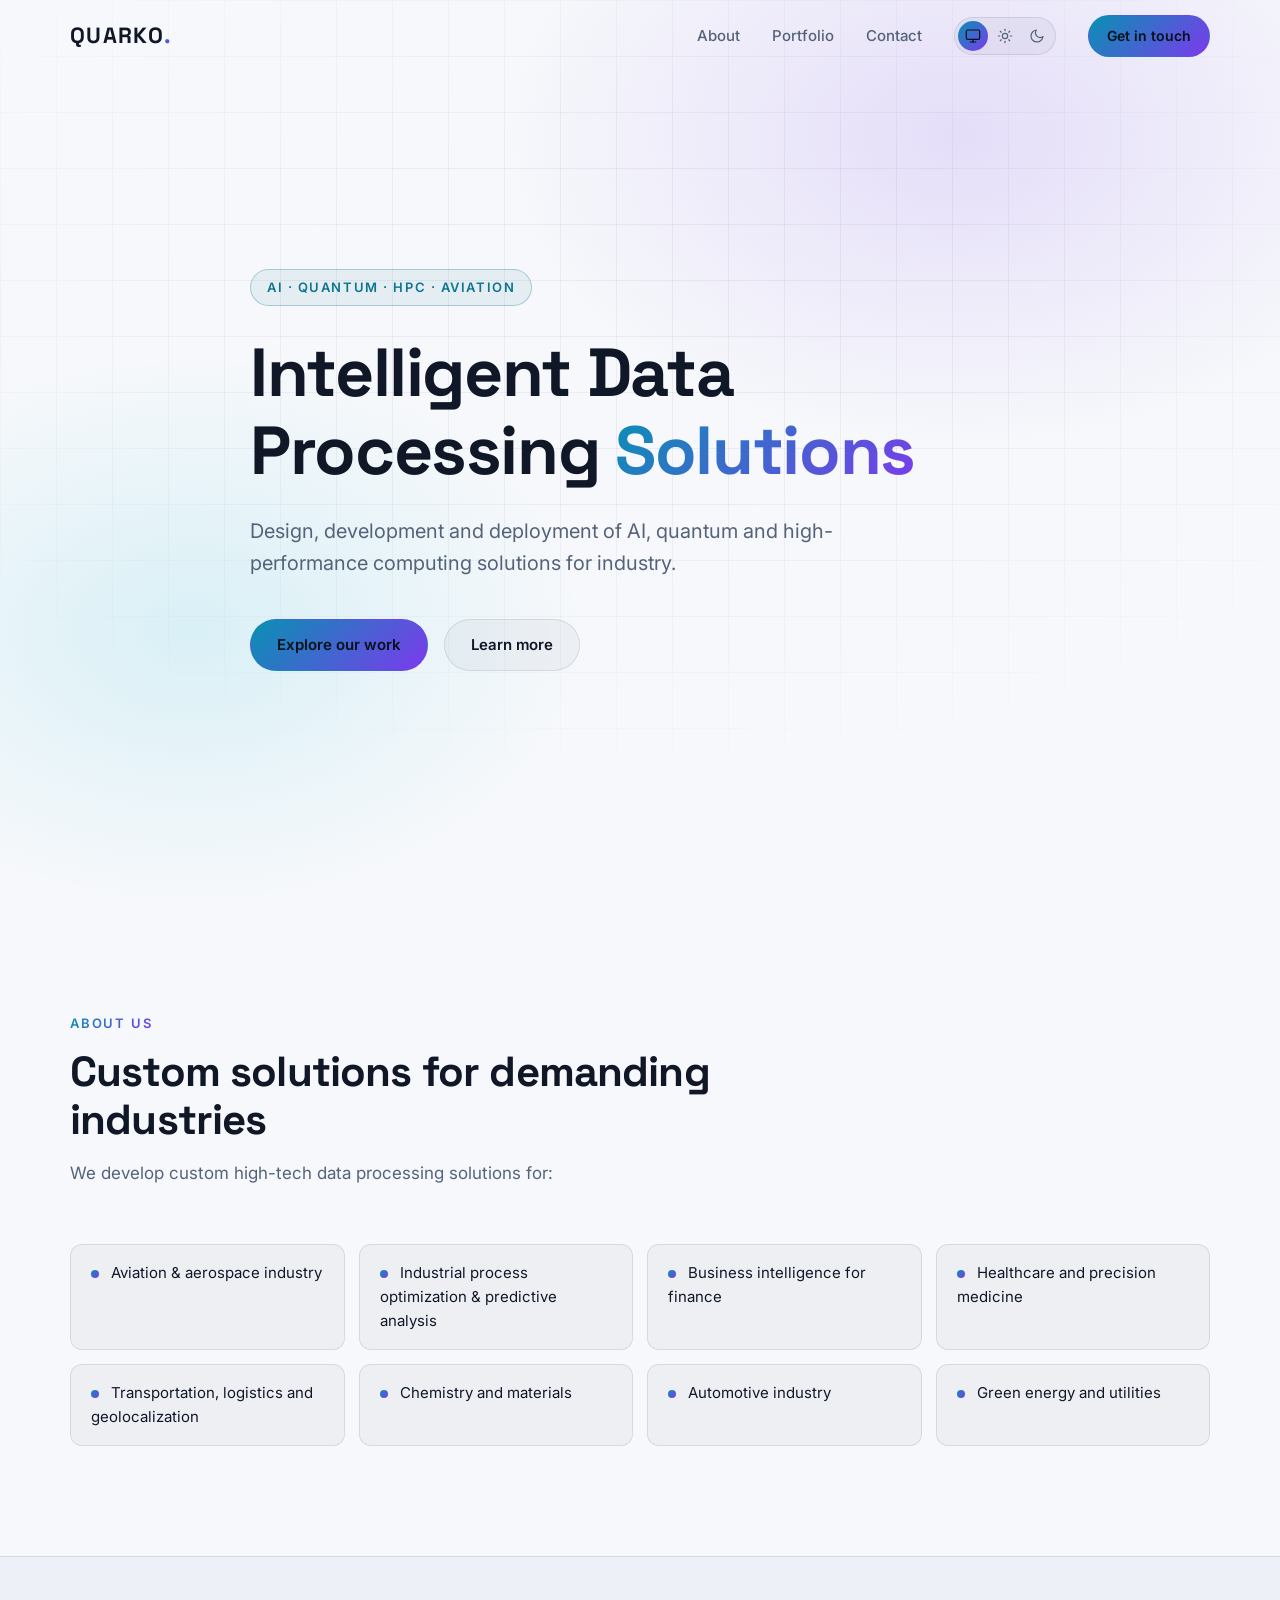
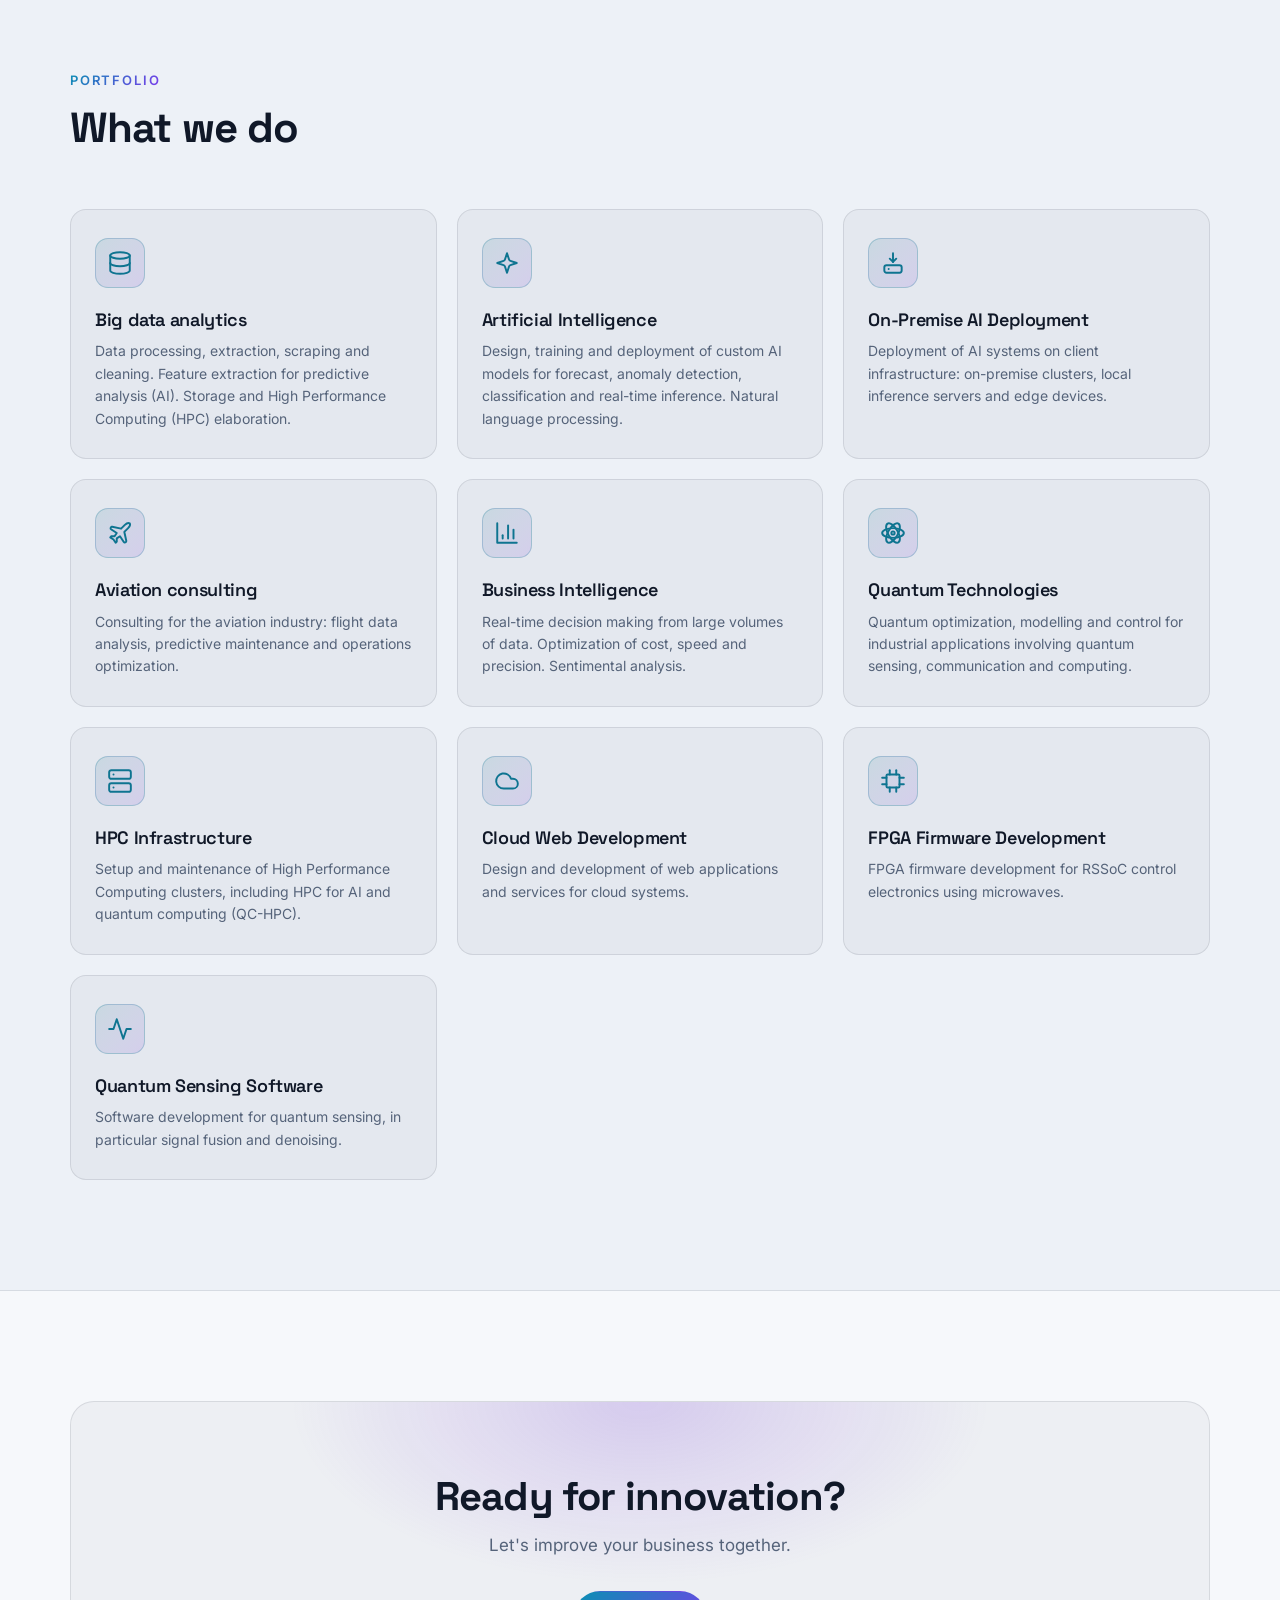
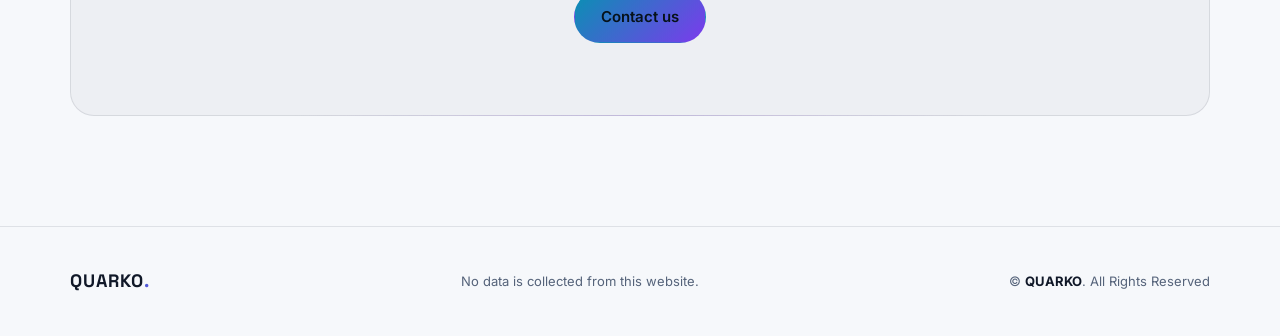
<file: index.html>
<!DOCTYPE html>
<html lang="en">

<head>
  <meta charset="utf-8">
  <meta content="width=device-width, initial-scale=1.0" name="viewport">

  <title>QUARKO — Intelligent Data Processing Solutions</title>
  <meta content="Design, development and deployment of AI, quantum and high-performance computing solutions for industry."
    name="description">
  <meta content="AI, quantum, HPC, data processing, QUARKO" name="keywords">

  <link href="assets/img/favicon.svg" rel="icon" type="image/svg+xml">
  <link href="assets/img/favicon.png" rel="icon">
  <link href="assets/img/apple-touch-icon.png" rel="apple-touch-icon">

  <meta content="QUARKO — Intelligent Data Processing Solutions" property="og:title">
  <meta content="Design, development and deployment of AI, quantum and high-performance computing solutions for industry."
    property="og:description">
  <meta content="website" property="og:type">
  <meta content="https://quarko.tech/" property="og:url">
  <meta content="QUARKO" property="og:site_name">

  <link href="https://fonts.googleapis.com" rel="preconnect">
  <link href="https://fonts.gstatic.com" crossorigin rel="preconnect">
  <link href="https://fonts.googleapis.com/css2?family=Inter:wght@400;500;600;700&family=Space+Grotesk:wght@500;600;700&display=swap"
    rel="stylesheet">

  <script>
    // Apply saved theme before first paint to avoid a flash
    (function () {
      var root = document.documentElement;
      var pref = "system";
      try {
        var stored = localStorage.getItem("quarko-theme");
        if (stored === "light" || stored === "dark") pref = stored;
      } catch (e) {}
      root.dataset.themePref = pref;
      var mq = window.matchMedia("(prefers-color-scheme: light)");
      function apply() {
        root.dataset.theme = pref === "system" ? (mq.matches ? "light" : "dark") : pref;
      }
      apply();
      mq.addEventListener("change", function () {
        if (root.dataset.themePref === "system") apply();
      });
    })();
  </script>

  <link href="assets/css/style.css" rel="stylesheet">

  <script type="application/ld+json">
  {
    "@context": "https://schema.org",
    "@type": "Organization",
    "name": "QUARKO",
    "url": "https://quarko.tech",
    "email": "support@quarko.tech",
    "description": "Design, development and deployment of AI, quantum and high-performance computing solutions for industry."
  }
  </script>
</head>

<body>

  <a class="skip-link" href="#top">Skip to content</a>

  <header class="nav" id="nav">
    <div class="container nav-inner">
      <a class="logo" href="#top">QUARKO<span class="logo-dot">.</span></a>
      <nav class="nav-links" id="nav-links">
        <a href="#about">About</a>
        <a href="#portfolio">Portfolio</a>
        <a href="#contact">Contact</a>
        <div class="theme-switch" role="group" aria-label="Theme mode">
          <button type="button" data-theme-pref="system" aria-pressed="true" title="Sync with system" aria-label="Sync with system">
            <svg viewBox="0 0 24 24" fill="none" stroke="currentColor" stroke-width="1.8" stroke-linecap="round" stroke-linejoin="round" aria-hidden="true">
              <rect x="2" y="3" width="20" height="14" rx="2"></rect>
              <path d="M8 21h8"></path>
              <path d="M12 17v4"></path>
            </svg>
          </button>
          <button type="button" data-theme-pref="light" aria-pressed="false" title="Light" aria-label="Light">
            <svg viewBox="0 0 24 24" fill="none" stroke="currentColor" stroke-width="1.8" stroke-linecap="round" stroke-linejoin="round" aria-hidden="true">
              <circle cx="12" cy="12" r="4"></circle>
              <path d="M12 2v2"></path>
              <path d="M12 20v2"></path>
              <path d="m4.93 4.93 1.41 1.41"></path>
              <path d="m17.66 17.66 1.41 1.41"></path>
              <path d="M2 12h2"></path>
              <path d="M20 12h2"></path>
              <path d="m6.34 17.66-1.41 1.41"></path>
              <path d="m19.07 4.93-1.41 1.41"></path>
            </svg>
          </button>
          <button type="button" data-theme-pref="dark" aria-pressed="false" title="Dark" aria-label="Dark">
            <svg viewBox="0 0 24 24" fill="none" stroke="currentColor" stroke-width="1.8" stroke-linecap="round" stroke-linejoin="round" aria-hidden="true">
              <path d="M21 12.79A9 9 0 1 1 11.21 3 7 7 0 0 0 21 12.79Z"></path>
            </svg>
          </button>
        </div>
        <a class="btn btn-primary btn-sm" href="mailto:support@quarko.tech">Get in touch</a>
      </nav>
      <button class="nav-toggle" id="nav-toggle" aria-label="Toggle menu" aria-expanded="false">
        <span></span><span></span><span></span>
      </button>
    </div>
  </header>

  <main id="top">

    <section class="hero">
      <div class="hero-bg" aria-hidden="true"></div>
      <div class="container hero-inner">
        <span class="badge">AI · Quantum · HPC · Aviation</span>
        <h1>Intelligent Data Processing <span class="grad">Solutions</span></h1>
        <p class="lead">Design, development and deployment of AI, quantum and
          high-performance computing solutions for industry.</p>
        <div class="hero-actions">
          <a class="btn btn-primary" href="#portfolio">Explore our work</a>
          <a class="btn btn-ghost" href="#about">Learn more</a>
        </div>
      </div>
    </section>

    <section class="section" id="about">
      <div class="container">
        <div class="section-head">
          <span class="eyebrow">About us</span>
          <h2>Custom solutions for demanding industries</h2>
          <p class="section-lead">We develop custom high-tech data processing solutions for:</p>
        </div>
        <ul class="chips">
          <li>Aviation &amp; aerospace industry</li>
          <li>Industrial process optimization &amp; predictive analysis</li>
          <li>Business intelligence for finance</li>
          <li>Healthcare and precision medicine</li>
          <li>Transportation, logistics and geolocalization</li>
          <li>Chemistry and materials</li>
          <li>Automotive industry</li>
          <li>Green energy and utilities</li>
        </ul>
      </div>
    </section>

    <section class="section section-alt" id="portfolio">
      <div class="container">
        <div class="section-head">
          <span class="eyebrow">Portfolio</span>
          <h2>What we do</h2>
        </div>

        <div class="grid">

          <article class="card">
            <div class="card-icon" aria-hidden="true">
              <svg viewBox="0 0 24 24" fill="none" stroke="currentColor" stroke-width="1.8"
                stroke-linecap="round" stroke-linejoin="round">
                <ellipse cx="12" cy="5" rx="9" ry="3"></ellipse>
                <path d="M3 5v14a9 3 0 0 0 18 0V5"></path>
                <path d="M3 12a9 3 0 0 0 18 0"></path>
              </svg>
            </div>
            <h3>Big data analytics</h3>
            <p>Data processing, extraction, scraping and cleaning. Feature extraction for
              predictive analysis (AI). Storage and High Performance Computing (HPC)
              elaboration.</p>
          </article>

          <article class="card">
            <div class="card-icon" aria-hidden="true">
              <svg viewBox="0 0 24 24" fill="none" stroke="currentColor" stroke-width="1.8"
                stroke-linecap="round" stroke-linejoin="round">
                <path d="M12 3l1.9 5.8a2 2 0 0 0 1.3 1.3L21 12l-5.8 1.9a2 2 0 0 0-1.3 1.3L12 21l-1.9-5.8a2 2 0 0 0-1.3-1.3L3 12l5.8-1.9a2 2 0 0 0 1.3-1.3Z"></path>
              </svg>
            </div>
            <h3>Artificial Intelligence</h3>
            <p>Design, training and deployment of custom AI models for
              forecast, anomaly detection, classification and real-time
              inference. Natural language processing.</p>
          </article>

          <article class="card">
            <div class="card-icon" aria-hidden="true">
              <svg viewBox="0 0 24 24" fill="none" stroke="currentColor" stroke-width="1.8"
                stroke-linecap="round" stroke-linejoin="round">
                <path d="M12 3v8"></path>
                <path d="M9 8l3 3 3-3"></path>
                <rect x="4" y="14" width="16" height="7" rx="2"></rect>
                <path d="M8 17.5h.01"></path>
              </svg>
            </div>
            <h3>On-Premise AI Deployment</h3>
            <p>Deployment of AI systems on client infrastructure:
              on-premise clusters, local inference servers and edge
              devices.</p>
          </article>

          <article class="card">
            <div class="card-icon" aria-hidden="true">
              <svg viewBox="0 0 24 24" fill="none" stroke="currentColor" stroke-width="1.8"
                stroke-linecap="round" stroke-linejoin="round">
                <path d="M17.8 19.2 16 11l3.5-3.5C21 6 21.5 4 21 3c-1-.5-3 0-4.5 1.5L13 8 4.8 6.2c-.5-.1-.9.1-1.1.5l-.3.5c-.2.5-.1 1 .3 1.3L9 12l-2 3H4l-1 1 3 2 2 3 1-1v-3l3-2 3.5 5.3c.3.4.8.5 1.3.3l.5-.2c.4-.3.6-.7.5-1.2z"></path>
              </svg>
            </div>
            <h3>Aviation consulting</h3>
            <p>Consulting for the aviation industry: flight data analysis,
              predictive maintenance and operations optimization.</p>
          </article>

          <article class="card">
            <div class="card-icon" aria-hidden="true">
              <svg viewBox="0 0 24 24" fill="none" stroke="currentColor" stroke-width="1.8"
                stroke-linecap="round" stroke-linejoin="round">
                <path d="M3 3v18h18"></path>
                <path d="M8 17v-3"></path>
                <path d="M13 17V5"></path>
                <path d="M18 17V9"></path>
              </svg>
            </div>
            <h3>Business Intelligence</h3>
            <p>Real-time decision making from large volumes of data.
              Optimization of cost, speed and precision. Sentimental
              analysis.</p>
          </article>

          <article class="card">
            <div class="card-icon" aria-hidden="true">
              <svg viewBox="0 0 24 24" fill="none" stroke="currentColor" stroke-width="1.8"
                stroke-linecap="round" stroke-linejoin="round">
                <circle cx="12" cy="12" r="1.5"></circle>
                <ellipse cx="12" cy="12" rx="10" ry="4.5"></ellipse>
                <ellipse cx="12" cy="12" rx="10" ry="4.5" transform="rotate(60 12 12)"></ellipse>
                <ellipse cx="12" cy="12" rx="10" ry="4.5" transform="rotate(-60 12 12)"></ellipse>
              </svg>
            </div>
            <h3>Quantum Technologies</h3>
            <p>Quantum optimization, modelling and control for industrial
              applications involving quantum sensing, communication and
              computing.</p>
          </article>

          <article class="card">
            <div class="card-icon" aria-hidden="true">
              <svg viewBox="0 0 24 24" fill="none" stroke="currentColor" stroke-width="1.8"
                stroke-linecap="round" stroke-linejoin="round">
                <rect x="2" y="2" width="20" height="8" rx="2"></rect>
                <rect x="2" y="14" width="20" height="8" rx="2"></rect>
                <path d="M6 6h.01"></path>
                <path d="M6 18h.01"></path>
              </svg>
            </div>
            <h3>HPC Infrastructure</h3>
            <p>Setup and maintenance of High Performance Computing
              clusters, including HPC for AI and quantum computing
              (QC-HPC).</p>
          </article>

          <article class="card">
            <div class="card-icon" aria-hidden="true">
              <svg viewBox="0 0 24 24" fill="none" stroke="currentColor" stroke-width="1.8"
                stroke-linecap="round" stroke-linejoin="round">
                <path d="M17.5 19H9a7 7 0 1 1 6.71-9h1.79a4.5 4.5 0 1 1 0 9Z"></path>
              </svg>
            </div>
            <h3>Cloud Web Development</h3>
            <p>Design and development of web applications and services
              for cloud systems.</p>
          </article>

          <article class="card">
            <div class="card-icon" aria-hidden="true">
              <svg viewBox="0 0 24 24" fill="none" stroke="currentColor" stroke-width="1.8"
                stroke-linecap="round" stroke-linejoin="round">
                <rect x="6" y="6" width="12" height="12" rx="1"></rect>
                <path d="M9 2v4"></path>
                <path d="M15 2v4"></path>
                <path d="M9 18v4"></path>
                <path d="M15 18v4"></path>
                <path d="M2 9h4"></path>
                <path d="M2 15h4"></path>
                <path d="M18 9h4"></path>
                <path d="M18 15h4"></path>
              </svg>
            </div>
            <h3>FPGA Firmware Development</h3>
            <p>FPGA firmware development for RSSoC control electronics
              using microwaves.</p>
          </article>

          <article class="card">
            <div class="card-icon" aria-hidden="true">
              <svg viewBox="0 0 24 24" fill="none" stroke="currentColor" stroke-width="1.8"
                stroke-linecap="round" stroke-linejoin="round">
                <path d="M22 12h-4l-3 9L9 3l-3 9H2"></path>
              </svg>
            </div>
            <h3>Quantum Sensing Software</h3>
            <p>Software development for quantum sensing, in particular
              signal fusion and denoising.</p>
          </article>

        </div>
      </div>
    </section>

    <section class="section" id="contact">
      <div class="container">
        <div class="cta-card">
          <h2>Ready for innovation?</h2>
          <p>Let's improve your business together.</p>
          <a class="btn btn-primary" href="mailto:support@quarko.tech">Contact us</a>
        </div>
      </div>
    </section>

  </main>

  <footer class="footer">
    <div class="container footer-inner">
      <a class="logo" href="#top">QUARKO<span class="logo-dot">.</span></a>
      <p class="footer-note">No data is collected from this website.</p>
      <p class="footer-copy">&copy; <strong>QUARKO</strong>. All Rights Reserved</p>
    </div>
  </footer>

  <script src="assets/js/main.js"></script>

</body>

</html>
</file>
<file: assets/css/style.css>
/* ============================================================
   QUARKO — modern dark theme
   ============================================================ */

:root {
  color-scheme: dark;
  --bg: #070b14;
  --bg-alt: #0a1120;
  --surface: rgba(255, 255, 255, 0.03);
  --surface-hover: rgba(255, 255, 255, 0.055);
  --border: rgba(255, 255, 255, 0.08);
  --border-strong: rgba(255, 255, 255, 0.25);
  --text: #e8eef8;
  --muted: #9aa7bd;
  --cyan: #22d3ee;
  --violet: #8b5cf6;
  --grad: linear-gradient(135deg, #22d3ee 0%, #8b5cf6 100%);
  --nav-bg: rgba(7, 11, 20, 0.82);
  --nav-bg-solid: rgba(7, 11, 20, 0.97);
  --grid-line: rgba(255, 255, 255, 0.045);
  --hero-glow-1: rgba(139, 92, 246, 0.22);
  --hero-glow-2: rgba(34, 211, 238, 0.14);
  --shadow-card: rgba(0, 0, 0, 0.35);
  --radius: 16px;
  --font-body: "Inter", system-ui, -apple-system, sans-serif;
  --font-head: "Space Grotesk", var(--font-body);
}

:root[data-theme="light"] {
  color-scheme: light;
  --bg: #f6f8fb;
  --bg-alt: #edf1f7;
  --surface: rgba(15, 23, 42, 0.035);
  --surface-hover: rgba(15, 23, 42, 0.065);
  --border: rgba(15, 23, 42, 0.1);
  --border-strong: rgba(15, 23, 42, 0.25);
  --text: #101828;
  --muted: #55637a;
  --cyan: #0e7490;
  --violet: #6d28d9;
  --grad: linear-gradient(135deg, #0891b2 0%, #7c3aed 100%);
  --nav-bg: rgba(246, 248, 251, 0.82);
  --nav-bg-solid: rgba(246, 248, 251, 0.97);
  --grid-line: rgba(15, 23, 42, 0.05);
  --hero-glow-1: rgba(124, 58, 237, 0.14);
  --hero-glow-2: rgba(6, 182, 212, 0.12);
  --shadow-card: rgba(15, 23, 42, 0.12);
}

* {
  margin: 0;
  padding: 0;
  box-sizing: border-box;
}

html {
  scroll-behavior: smooth;
}

body {
  font-family: var(--font-body);
  background: var(--bg);
  color: var(--text);
  line-height: 1.6;
  -webkit-font-smoothing: antialiased;
}

h1, h2, h3, h4 {
  font-family: var(--font-head);
  line-height: 1.15;
  letter-spacing: -0.02em;
}

.container {
  width: min(1140px, 100% - 48px);
  margin-inline: auto;
}

section {
  scroll-margin-top: 84px;
}

/* ---------- Skip link ---------- */

.skip-link {
  position: absolute;
  top: -48px;
  left: 16px;
  z-index: 200;
  padding: 10px 18px;
  background: var(--grad);
  color: #06121a;
  font-size: 14px;
  font-weight: 600;
  text-decoration: none;
  border-radius: 8px;
  transition: top 0.2s ease;
}

.skip-link:focus {
  top: 12px;
}

/* ---------- Scroll reveal ---------- */

.reveal {
  opacity: 0;
}

.reveal.visible {
  animation: reveal-in 0.6s ease forwards;
}

@keyframes reveal-in {
  from {
    opacity: 0;
    transform: translateY(18px);
  }

  to {
    opacity: 1;
    transform: none;
  }
}

/* ---------- Buttons ---------- */

.btn {
  display: inline-flex;
  align-items: center;
  justify-content: center;
  gap: 8px;
  padding: 13px 26px;
  border-radius: 999px;
  font-family: var(--font-body);
  font-size: 15px;
  font-weight: 600;
  text-decoration: none;
  border: 1px solid transparent;
  cursor: pointer;
  transition: transform 0.25s ease, box-shadow 0.25s ease, background 0.25s ease, border-color 0.25s ease;
}

.btn-sm {
  padding: 9px 18px;
  font-size: 14px;
}

.btn-primary {
  background: var(--grad);
  color: #06121a;
}

.btn-primary:hover {
  transform: translateY(-2px);
  box-shadow: 0 8px 30px color-mix(in srgb, var(--cyan) 25%, transparent);
}

.btn-ghost {
  border-color: var(--border);
  color: var(--text);
  background: var(--surface);
}

.btn-ghost:hover {
  border-color: var(--border-strong);
  background: var(--surface-hover);
  transform: translateY(-2px);
}

/* ---------- Navigation ---------- */

.nav {
  position: fixed;
  top: 0;
  left: 0;
  right: 0;
  z-index: 100;
  border-bottom: 1px solid transparent;
  transition: background 0.3s ease, border-color 0.3s ease;
}

.nav.scrolled {
  background: var(--nav-bg);
  backdrop-filter: blur(14px);
  -webkit-backdrop-filter: blur(14px);
  border-bottom-color: var(--border);
}

.nav-inner {
  display: flex;
  align-items: center;
  justify-content: space-between;
  height: 72px;
}

.logo {
  font-family: var(--font-head);
  font-size: 22px;
  font-weight: 700;
  letter-spacing: 0.06em;
  color: var(--text);
  text-decoration: none;
}

.logo-dot {
  background: var(--grad);
  -webkit-background-clip: text;
  background-clip: text;
  color: transparent;
}

.nav-links {
  display: flex;
  align-items: center;
  gap: 32px;
}

.nav-links > a:not(.btn) {
  color: var(--muted);
  font-size: 15px;
  font-weight: 500;
  text-decoration: none;
  transition: color 0.2s ease;
}

.nav-links > a:not(.btn):hover {
  color: var(--text);
}

.nav-toggle {
  display: none;
  flex-direction: column;
  justify-content: center;
  gap: 5px;
  width: 42px;
  height: 42px;
  padding: 10px;
  background: var(--surface);
  border: 1px solid var(--border);
  border-radius: 10px;
  cursor: pointer;
}

.nav-toggle span {
  display: block;
  height: 2px;
  width: 100%;
  background: var(--text);
  border-radius: 2px;
  transition: transform 0.3s ease, opacity 0.3s ease;
}

.nav-toggle.open span:nth-child(1) {
  transform: translateY(7px) rotate(45deg);
}

.nav-toggle.open span:nth-child(2) {
  opacity: 0;
}

.nav-toggle.open span:nth-child(3) {
  transform: translateY(-7px) rotate(-45deg);
}

/* ---------- Theme switcher ---------- */

.theme-switch {
  display: inline-flex;
  align-items: center;
  gap: 2px;
  padding: 3px;
  background: var(--surface);
  border: 1px solid var(--border);
  border-radius: 999px;
}

.theme-switch button {
  display: grid;
  place-items: center;
  width: 30px;
  height: 30px;
  border: none;
  border-radius: 999px;
  background: transparent;
  color: var(--muted);
  cursor: pointer;
  transition: color 0.2s ease, background 0.2s ease;
}

.theme-switch button:hover {
  color: var(--text);
}

.theme-switch button[aria-pressed="true"] {
  background: var(--grad);
  color: #06121a;
}

.theme-switch svg {
  width: 16px;
  height: 16px;
}

/* ---------- Hero ---------- */

.hero {
  position: relative;
  min-height: 100svh;
  display: flex;
  align-items: center;
  overflow: hidden;
  padding: 140px 0 100px;
}

.hero-bg {
  position: absolute;
  inset: 0;
  background:
    radial-gradient(700px 480px at 75% 15%, var(--hero-glow-1), transparent 65%),
    radial-gradient(600px 420px at 15% 70%, var(--hero-glow-2), transparent 65%);
}

.hero-bg::after {
  content: "";
  position: absolute;
  inset: 0;
  background-image:
    linear-gradient(var(--grid-line) 1px, transparent 1px),
    linear-gradient(90deg, var(--grid-line) 1px, transparent 1px);
  background-size: 56px 56px;
  -webkit-mask-image: radial-gradient(ellipse 90% 70% at 50% 35%, black 30%, transparent 75%);
  mask-image: radial-gradient(ellipse 90% 70% at 50% 35%, black 30%, transparent 75%);
}

.hero-inner {
  position: relative;
  max-width: 780px;
}

.badge {
  display: inline-block;
  padding: 7px 16px;
  margin-bottom: 28px;
  border: 1px solid color-mix(in srgb, var(--cyan) 30%, transparent);
  border-radius: 999px;
  background: color-mix(in srgb, var(--cyan) 8%, transparent);
  color: var(--cyan);
  font-size: 13px;
  font-weight: 600;
  letter-spacing: 0.12em;
  text-transform: uppercase;
}

.hero h1 {
  font-size: clamp(40px, 6.5vw, 68px);
  font-weight: 700;
  margin-bottom: 24px;
}

.grad {
  background: var(--grad);
  -webkit-background-clip: text;
  background-clip: text;
  color: transparent;
}

.lead {
  font-size: clamp(17px, 2.2vw, 20px);
  color: var(--muted);
  max-width: 620px;
  margin-bottom: 40px;
}

.hero-actions {
  display: flex;
  flex-wrap: wrap;
  gap: 16px;
}

/* ---------- Sections ---------- */

.section {
  padding: 110px 0;
}

.section-alt {
  background: var(--bg-alt);
  border-top: 1px solid var(--border);
  border-bottom: 1px solid var(--border);
}

.section-head {
  max-width: 640px;
  margin-bottom: 56px;
}

.eyebrow {
  display: inline-block;
  font-size: 13px;
  font-weight: 600;
  letter-spacing: 0.14em;
  text-transform: uppercase;
  background: var(--grad);
  -webkit-background-clip: text;
  background-clip: text;
  color: transparent;
  margin-bottom: 14px;
}

.section-head h2 {
  font-size: clamp(30px, 4vw, 42px);
  margin-bottom: 16px;
}

.section-lead {
  color: var(--muted);
  font-size: 17px;
}

/* ---------- About chips ---------- */

.chips {
  list-style: none;
  display: grid;
  grid-template-columns: repeat(auto-fill, minmax(260px, 1fr));
  gap: 14px;
}

.chips li {
  padding: 16px 20px;
  background: var(--surface);
  border: 1px solid var(--border);
  border-radius: 12px;
  font-size: 15px;
  color: var(--text);
  transition: border-color 0.25s ease, background 0.25s ease, transform 0.25s ease;
}

.chips li::before {
  content: "";
  display: inline-block;
  width: 8px;
  height: 8px;
  margin-right: 12px;
  border-radius: 50%;
  background: var(--grad);
  vertical-align: middle;
}

.chips li:hover {
  border-color: color-mix(in srgb, var(--cyan) 35%, transparent);
  background: var(--surface-hover);
  transform: translateY(-2px);
}

/* ---------- Portfolio grid ---------- */

.grid {
  display: grid;
  grid-template-columns: repeat(3, 1fr);
  gap: 20px;
}

.card {
  display: flex;
  flex-direction: column;
  padding: 28px 24px;
  background: var(--surface);
  border: 1px solid var(--border);
  border-radius: var(--radius);
  transition: transform 0.3s ease, border-color 0.3s ease, background 0.3s ease, box-shadow 0.3s ease;
}

.card:hover {
  transform: translateY(-5px);
  border-color: color-mix(in srgb, var(--cyan) 40%, transparent);
  background: var(--surface-hover);
  box-shadow: 0 16px 40px var(--shadow-card);
}

.card-icon {
  display: grid;
  place-items: center;
  width: 50px;
  height: 50px;
  margin-bottom: 22px;
  border-radius: 13px;
  background: linear-gradient(135deg, color-mix(in srgb, var(--cyan) 14%, transparent), color-mix(in srgb, var(--violet) 14%, transparent));
  border: 1px solid color-mix(in srgb, var(--cyan) 25%, transparent);
  color: var(--cyan);
}

.card-icon svg {
  width: 26px;
  height: 26px;
}

.card h3 {
  font-size: 18px;
  font-weight: 600;
  margin-bottom: 10px;
}

.card p {
  font-size: 14px;
  color: var(--muted);
}

/* ---------- CTA ---------- */

.cta-card {
  position: relative;
  overflow: hidden;
  text-align: center;
  padding: 72px 32px;
  border: 1px solid var(--border);
  border-radius: 24px;
  background:
    radial-gradient(500px 260px at 50% 0%, color-mix(in srgb, var(--violet) 18%, transparent), transparent 70%),
    var(--surface);
}

.cta-card h2 {
  font-size: clamp(28px, 4vw, 40px);
  margin-bottom: 12px;
}

.cta-card p {
  color: var(--muted);
  font-size: 17px;
  margin-bottom: 32px;
}

/* ---------- Footer ---------- */

.footer {
  border-top: 1px solid var(--border);
  padding: 40px 0;
}

.footer-inner {
  display: flex;
  flex-wrap: wrap;
  align-items: center;
  justify-content: space-between;
  gap: 16px;
}

.footer .logo {
  font-size: 18px;
}

.footer-note,
.footer-copy {
  font-size: 13px;
  color: var(--muted);
}

.footer-copy strong {
  color: var(--text);
}

/* ---------- 404 page ---------- */

.error-page {
  min-height: 100svh;
  display: flex;
  align-items: center;
  padding: 120px 0 80px;
}

.error-code {
  font-family: var(--font-head);
  font-size: clamp(80px, 15vw, 140px);
  font-weight: 700;
  line-height: 1;
}

.error-page h1 {
  font-size: clamp(28px, 4vw, 40px);
  margin: 16px 0 12px;
}

.error-page p {
  color: var(--muted);
  margin-bottom: 32px;
}

/* ---------- Responsive ---------- */

@media (max-width: 1024px) {
  .grid {
    grid-template-columns: repeat(2, 1fr);
  }
}

@media (max-width: 768px) {
  .section {
    padding: 80px 0;
  }

  .nav-toggle {
    display: flex;
  }

  .nav-links {
    position: fixed;
    top: 72px;
    left: 0;
    right: 0;
    flex-direction: column;
    align-items: stretch;
    gap: 4px;
    padding: 16px 24px 24px;
    background: var(--nav-bg-solid);
    backdrop-filter: blur(14px);
    -webkit-backdrop-filter: blur(14px);
    border-bottom: 1px solid var(--border);
    transform: translateY(-12px);
    opacity: 0;
    visibility: hidden;
    transition: transform 0.3s ease, opacity 0.3s ease, visibility 0.3s ease;
  }

  .nav-links.open {
    transform: translateY(0);
    opacity: 1;
    visibility: visible;
  }

  .nav-links > a:not(.btn) {
    padding: 12px 8px;
    font-size: 16px;
  }

  .nav-links .btn {
    margin-top: 12px;
  }

  .hero {
    padding: 120px 0 80px;
  }
}

@media (max-width: 560px) {
  .grid {
    grid-template-columns: 1fr;
  }

  .hero-actions .btn {
    width: 100%;
  }
}

/* ---------- Reduced motion ---------- */

@media (prefers-reduced-motion: reduce) {
  html {
    scroll-behavior: auto;
  }

  *,
  *::before,
  *::after {
    transition-duration: 0.01ms !important;
    animation-duration: 0.01ms !important;
  }
}
</file>
